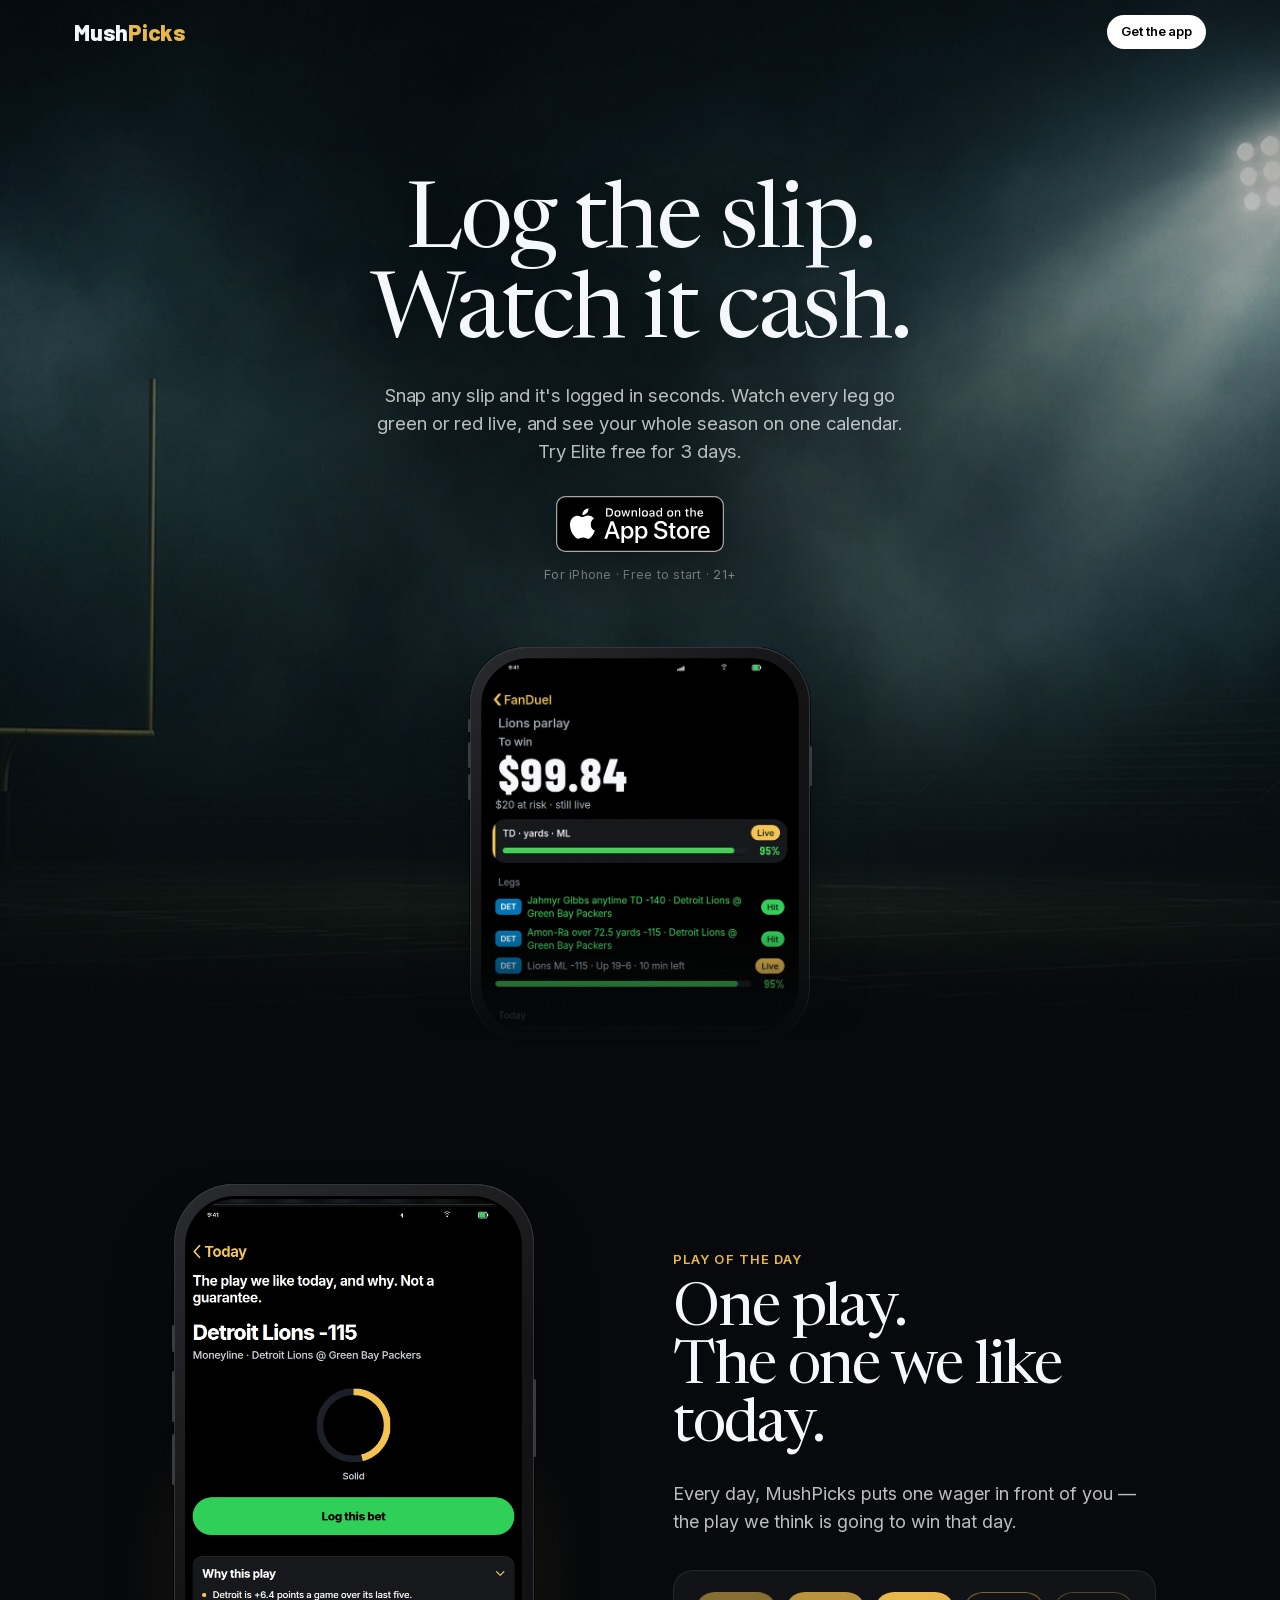
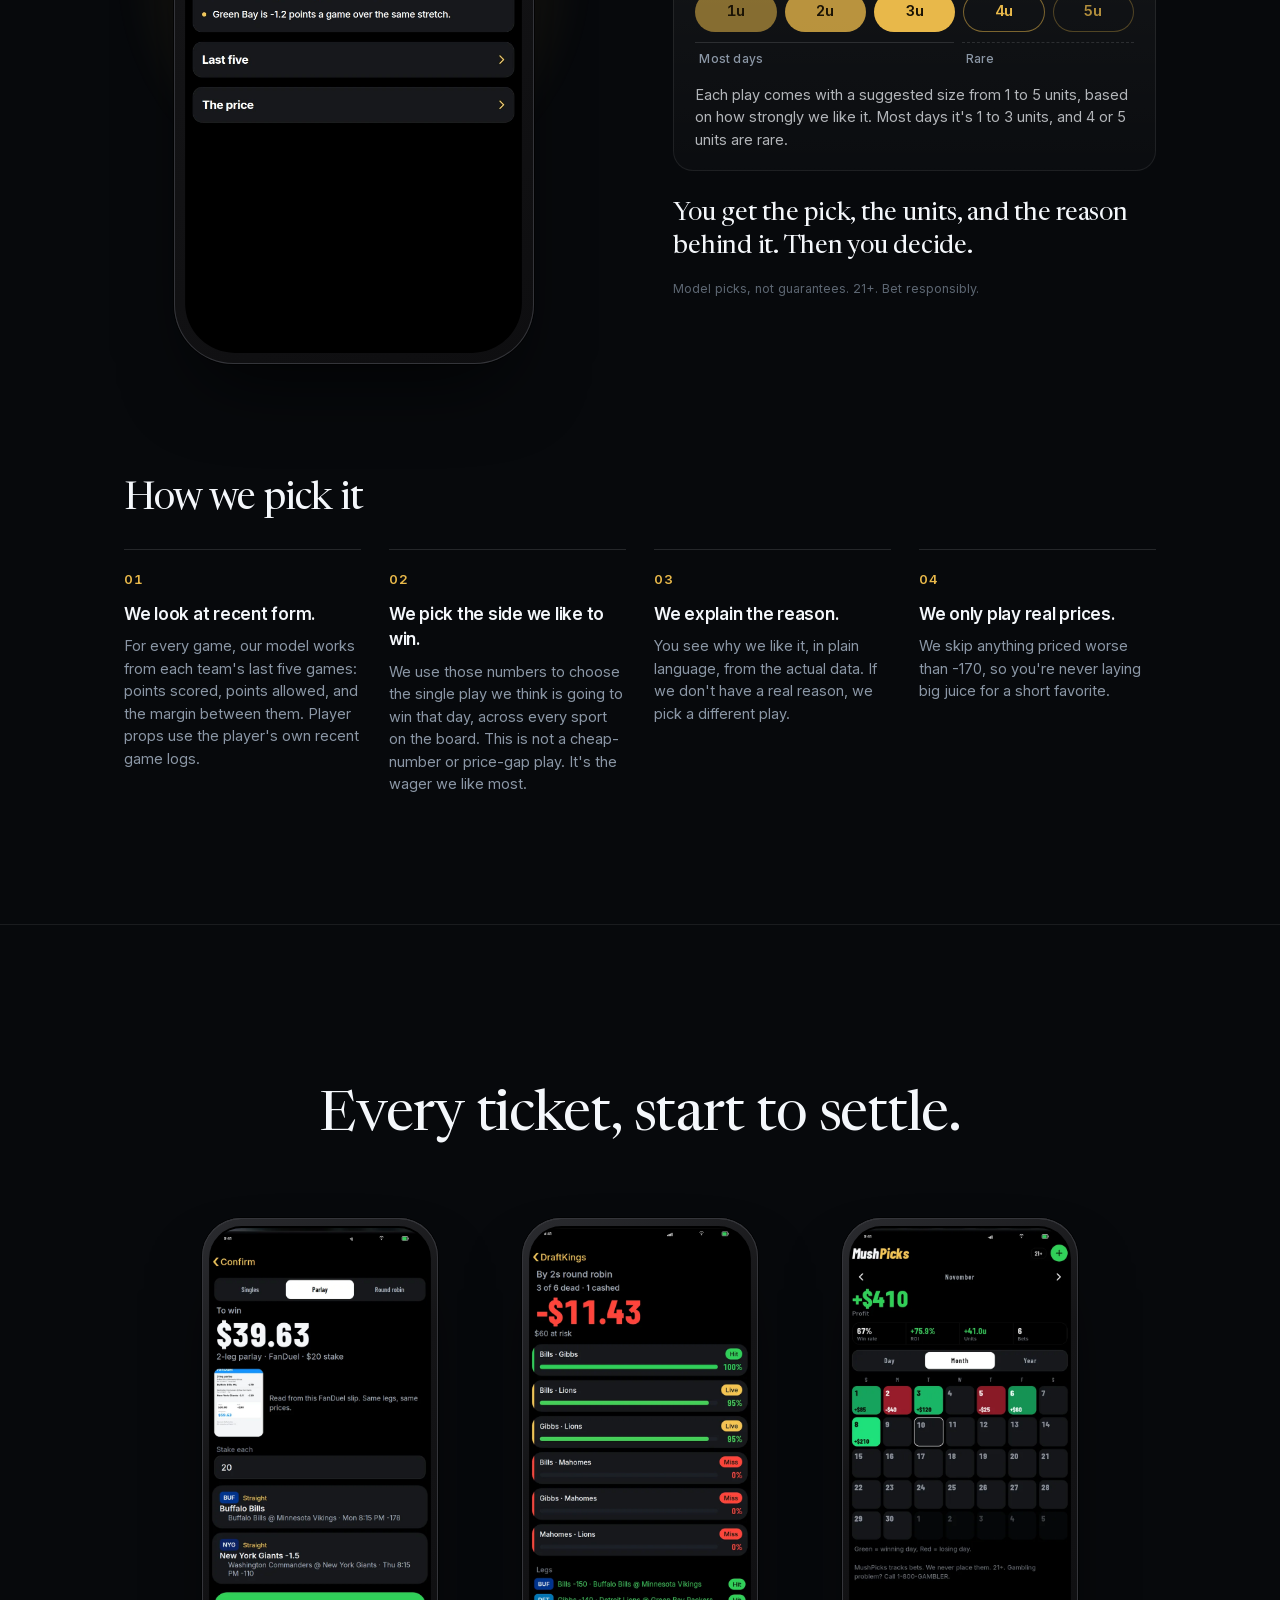
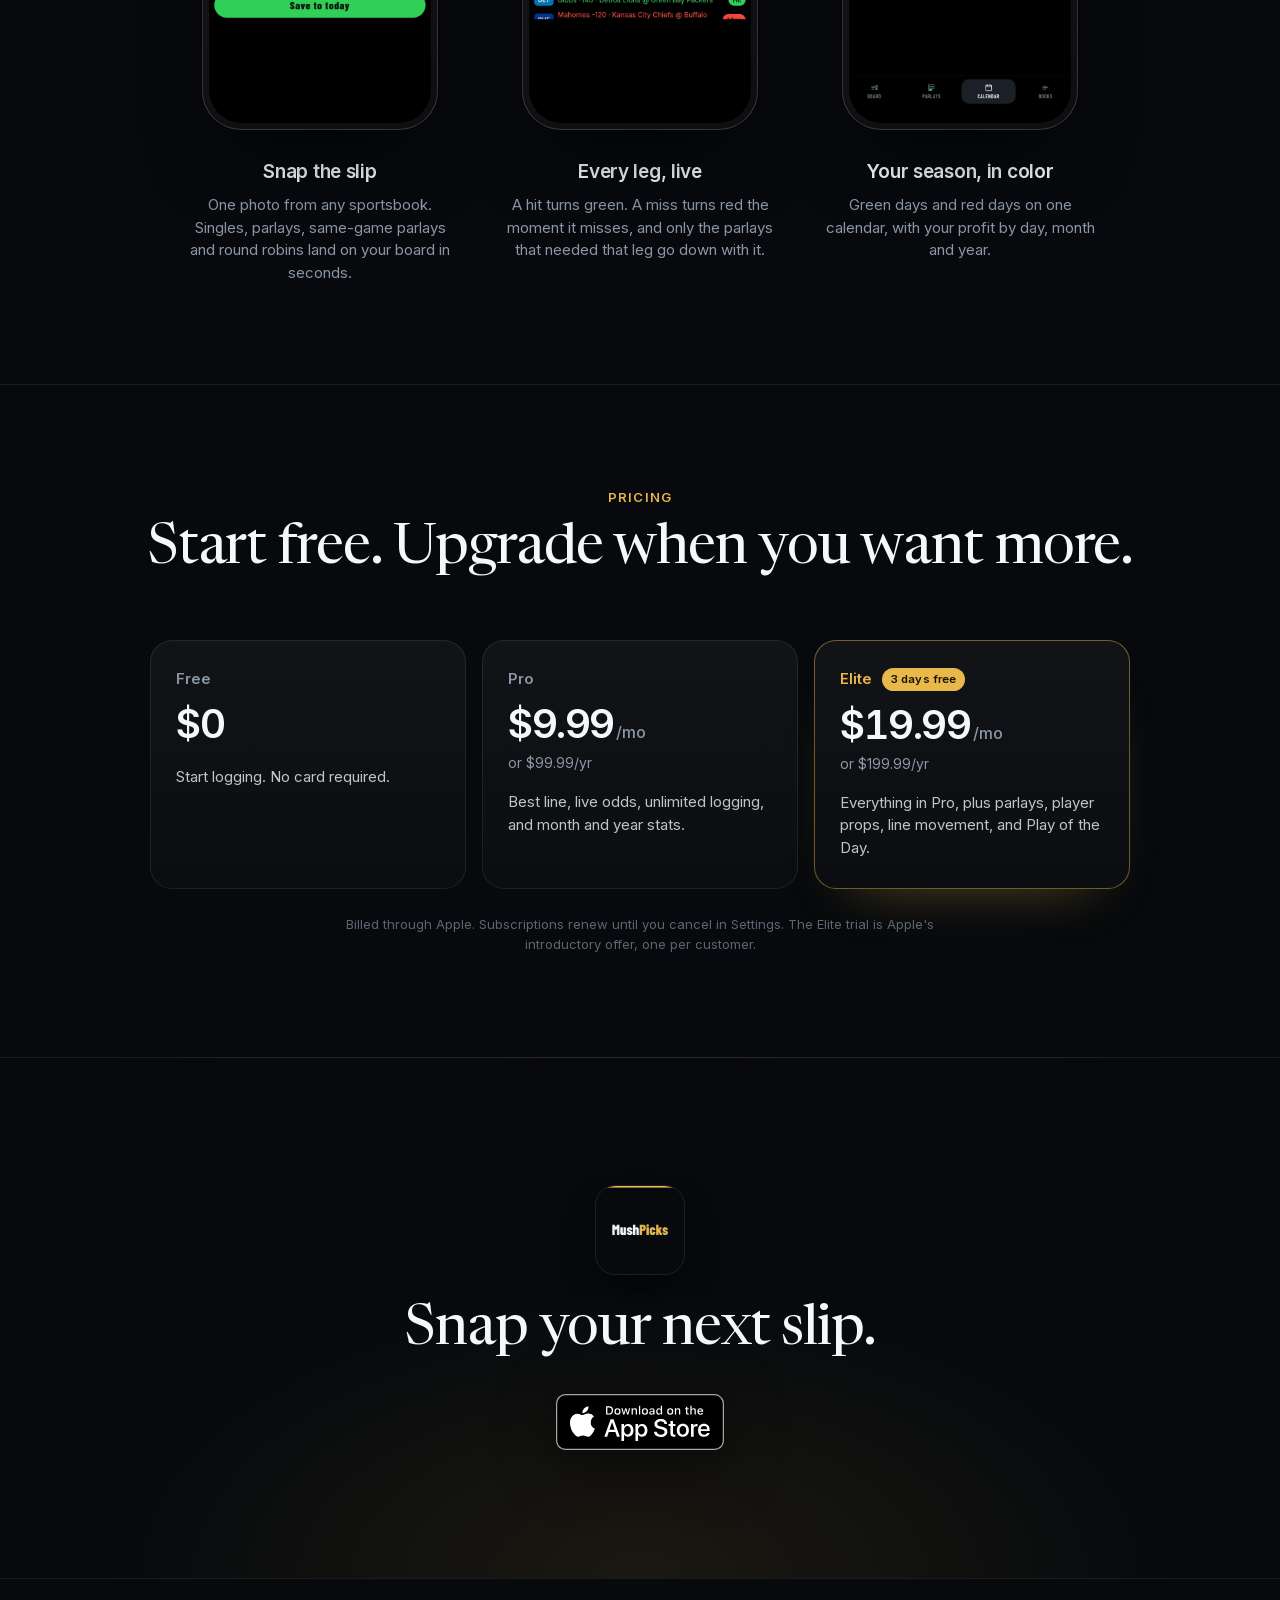
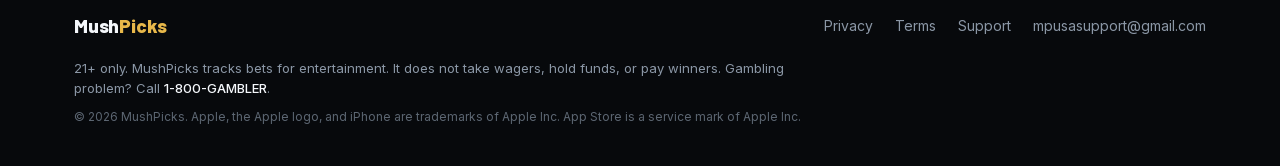
<file: index.html>
<!doctype html>
<html lang="en">
<head>
<meta charset="utf-8">
<meta name="viewport" content="width=device-width, initial-scale=1, viewport-fit=cover">
<title>MushPicks: Log the slip. Watch it cash.</title>
<meta name="description" content="Snap any slip and it's logged in seconds. Watch every leg go green or red live, and see your whole season on one calendar. Try Elite free for 3 days.">
<meta name="theme-color" content="#07090c">
<meta name="color-scheme" content="dark">
<link rel="canonical" href="https://mushpicks.com/">
<meta property="og:type" content="website">
<meta property="og:site_name" content="MushPicks">
<meta property="og:title" content="MushPicks: Log the slip. Watch it cash.">
<meta property="og:description" content="Snap any slip and it's logged in seconds. Watch every leg go green or red live, and see your whole season on one calendar.">
<meta property="og:url" content="https://mushpicks.com/">
<meta property="og:image" content="https://mushpicks.com/img/og.jpg">
<meta property="og:image:width" content="1200">
<meta property="og:image:height" content="630">
<meta name="twitter:card" content="summary_large_image">
<meta name="twitter:title" content="MushPicks: Log the slip. Watch it cash.">
<meta name="twitter:description" content="Snap any slip and it's logged in seconds. Watch every leg go green or red live.">
<meta name="twitter:image" content="https://mushpicks.com/img/og.jpg">
<meta name="apple-itunes-app" content="app-id=6832784363">
<link rel="icon" href="favicon.ico" sizes="32x32">
<link rel="icon" href="img/icon-512.png" type="image/png" sizes="512x512">
<link rel="apple-touch-icon" href="apple-touch-icon.png">
<link rel="preload" href="fonts/newsreader-display.woff2" as="font" type="font/woff2" crossorigin>
<link rel="preload" href="img/live.webp" as="image" type="image/webp">
<link rel="stylesheet" href="styles.css">
</head>
<body>

<header class="nav">
  <div class="wrap nav-row">
    <a class="wordmark" href="./" aria-label="MushPicks home">Mush<span>Picks</span></a>
    <a class="pill" href="https://apps.apple.com/app/id6832784363">Get the app</a>
  </div>
</header>

<main>
  <section class="hero">
    <div class="hero-bg" aria-hidden="true"></div>
    <div class="hero-copy">
      <h1>Log the slip.<br>Watch it cash.</h1>
      <p class="lede">Snap any slip and it's logged in seconds. Watch every leg go green or red live, and see your whole season on one calendar. Try Elite free for 3 days.</p>
      <a class="badge" href="https://apps.apple.com/app/id6832784363" aria-label="Download MushPicks on the App Store">
        <img src="img/app-store-badge.svg" width="162" height="54" alt="Download on the App Store">
      </a>
      <p class="fine">For iPhone · Free to start · 21+</p>
    </div>

    <div class="hero-phone" aria-hidden="true">
      <div class="phone">
        <span class="btn b1"></span><span class="btn b2"></span><span class="btn b3"></span><span class="btn b4"></span>
        <div class="screen rotator">
          <img class="on" src="img/live.webp" width="660" height="1431" alt="">
          <img src="img/rr.webp" width="660" height="1431" alt="" loading="lazy">
          <img src="img/season.webp" width="660" height="1431" alt="" loading="lazy">
          <img src="img/snap.webp" width="660" height="1431" alt="" loading="lazy">
          <span class="island"></span>
        </div>
      </div>
    </div>
  </section>

  <section class="potd" id="play-of-the-day">
    <div class="wrap potd-grid">
      <div class="potd-phone reveal">
        <div class="potd-glow" aria-hidden="true"></div>
        <div class="phone lg">
          <span class="btn b1"></span><span class="btn b2"></span><span class="btn b3"></span><span class="btn b4"></span>
          <div class="screen"><img src="img/potd.webp" width="660" height="1431" alt="Play of the Day in MushPicks: today's play, the odds, and the reason we like it" loading="lazy"><span class="island"></span></div>
        </div>
      </div>
      <div class="potd-copy">
        <p class="kicker reveal">Play of the Day</p>
        <h2 class="reveal">One play.<br>The one we like today.</h2>
        <p class="body reveal">Every day, MushPicks puts one wager in front of you — the play we think is going to win that day.</p>
        <div class="units reveal">
          <div class="scale" role="img" aria-label="Unit scale from 1 to 5 units. 1 to 3 units are most common; 4 and 5 units are rare.">
            <span class="u u1">1u</span><span class="u u2">2u</span><span class="u u3">3u</span><span class="u u4">4u</span><span class="u u5">5u</span>
          </div>
          <div class="scale-key" aria-hidden="true"><span>Most days</span><span>Rare</span></div>
          <p>Each play comes with a suggested size from 1 to 5 units, based on how strongly we like it. Most days it's 1 to 3 units, and 4 or 5 units are rare.</p>
        </div>
        <p class="closer-line reveal">You get the pick, the units, and the reason behind it. Then you decide.</p>
        <p class="small reveal">Model picks, not guarantees. 21+. Bet responsibly.</p>
      </div>
    </div>
    <div class="wrap edge">
      <h3 class="edge-title reveal">How we pick it</h3>
      <ol class="steps">
        <li class="reveal"><span class="n">01</span><h4>We look at recent form.</h4><p>For every game, our model works from each team's last five games: points scored, points allowed, and the margin between them. Player props use the player's own recent game logs.</p></li>
        <li class="reveal"><span class="n">02</span><h4>We pick the side we like to win.</h4><p>We use those numbers to choose the single play we think is going to win that day, across every sport on the board. This is not a cheap-number or price-gap play. It's the wager we like most.</p></li>
        <li class="reveal"><span class="n">03</span><h4>We explain the reason.</h4><p>You see why we like it, in plain language, from the actual data. If we don't have a real reason, we pick a different play.</p></li>
        <li class="reveal"><span class="n">04</span><h4>We only play real prices.</h4><p>We skip anything priced worse than -170, so you're never laying big juice for a short favorite.</p></li>
      </ol>
    </div>
  </section>

  <section class="features" id="features">
    <div class="wrap">
      <p class="kicker reveal">How it works</p>
      <h2 class="reveal">Every ticket, start to settle.</h2>
      <div class="grid">
        <article class="feature reveal">
          <div class="phone sm"><div class="screen"><img src="img/snap.webp" width="660" height="1431" alt="MushPicks confirming a FanDuel parlay read from a photo of the slip" loading="lazy"><span class="island"></span></div></div>
          <h3>Snap the slip</h3>
          <p>One photo from any sportsbook. Singles, parlays, same-game parlays and round robins land on your board in seconds.</p>
        </article>
        <article class="feature reveal">
          <div class="phone sm"><div class="screen"><img src="img/rr.webp" width="660" height="1431" alt="A DraftKings round robin with each leg marked hit, live or miss" loading="lazy"><span class="island"></span></div></div>
          <h3>Every leg, live</h3>
          <p>A hit turns green. A miss turns red the moment it misses, and only the parlays that needed that leg go down with it.</p>
        </article>
        <article class="feature reveal">
          <div class="phone sm"><div class="screen"><img src="img/season.webp" width="660" height="1431" alt="The MushPicks calendar with green and red days for the month" loading="lazy"><span class="island"></span></div></div>
          <h3>Your season, in color</h3>
          <p>Green days and red days on one calendar, with your profit by day, month and year.</p>
        </article>
      </div>
    </div>
  </section>

  <section class="pricing" id="pricing">
    <div class="wrap">
      <p class="kicker reveal">Pricing</p>
      <h2 class="reveal">Start free. Upgrade when you want more.</h2>
      <div class="plans reveal">
        <div class="plan">
          <h3>Free</h3>
          <p class="price">$0</p>
          <p class="desc">Start logging. No card required.</p>
        </div>
        <div class="plan">
          <h3>Pro</h3>
          <p class="price">$9.99<small>/mo</small></p>
          <p class="alt">or $99.99/yr</p>
          <p class="desc">Best line, live odds, unlimited logging, and month and year stats.</p>
        </div>
        <div class="plan elite">
          <h3>Elite <span class="tag">3 days free</span></h3>
          <p class="price">$19.99<small>/mo</small></p>
          <p class="alt">or $199.99/yr</p>
          <p class="desc">Everything in Pro, plus parlays, player props, line movement, and Play of the Day.</p>
        </div>
      </div>
      <p class="note reveal">Billed through Apple. Subscriptions renew until you cancel in Settings. The Elite trial is Apple's introductory offer, one per customer.</p>
    </div>
  </section>

  <section class="closer">
    <div class="wrap closer-inner reveal">
      <img class="appicon" src="img/icon.webp" width="96" height="96" alt="MushPicks app icon">
      <h2>Snap your next slip.</h2>
      <a class="badge" href="https://apps.apple.com/app/id6832784363" aria-label="Download MushPicks on the App Store">
        <img src="img/app-store-badge.svg" width="162" height="54" alt="Download on the App Store">
      </a>
    </div>
  </section>
</main>

<footer class="foot">
  <div class="wrap">
    <div class="foot-row">
      <a class="wordmark small" href="./">Mush<span>Picks</span></a>
      <nav aria-label="Footer">
        <a href="privacy">Privacy</a>
        <a href="terms">Terms</a>
        <a href="support">Support</a>
        <a href="mailto:mpusasupport@gmail.com">mpusasupport@gmail.com</a>
      </nav>
    </div>
    <p class="rg">21+ only. MushPicks tracks bets for entertainment. It does not take wagers, hold funds, or pay winners. Gambling problem? Call <a href="tel:18004262537">1-800-GAMBLER</a>.</p>
    <p class="legal">© 2026 MushPicks. Apple, the Apple logo, and iPhone are trademarks of Apple Inc. App Store is a service mark of Apple Inc.</p>
  </div>
</footer>

<script>
(function(){
  var reduce = window.matchMedia('(prefers-reduced-motion: reduce)').matches;
  var els = document.querySelectorAll('.reveal');
  if (reduce || !('IntersectionObserver' in window)) { els.forEach(function(e){e.classList.add('in')}); }
  else {
    document.documentElement.classList.add('js');
    var io = new IntersectionObserver(function(es){ es.forEach(function(x){ if(x.isIntersecting){ x.target.classList.add('in'); io.unobserve(x.target);} }); }, {rootMargin:'0px 0px -8% 0px'});
    els.forEach(function(e){io.observe(e)});
  }
  if (reduce) return;
  var imgs = document.querySelectorAll('.rotator img'), i = 0;
  if (imgs.length < 2) return;
  setInterval(function(){ imgs[i].classList.remove('on'); i = (i+1) % imgs.length; imgs[i].classList.add('on'); }, 3200);
})();
</script>
</body>
</html>
</file>
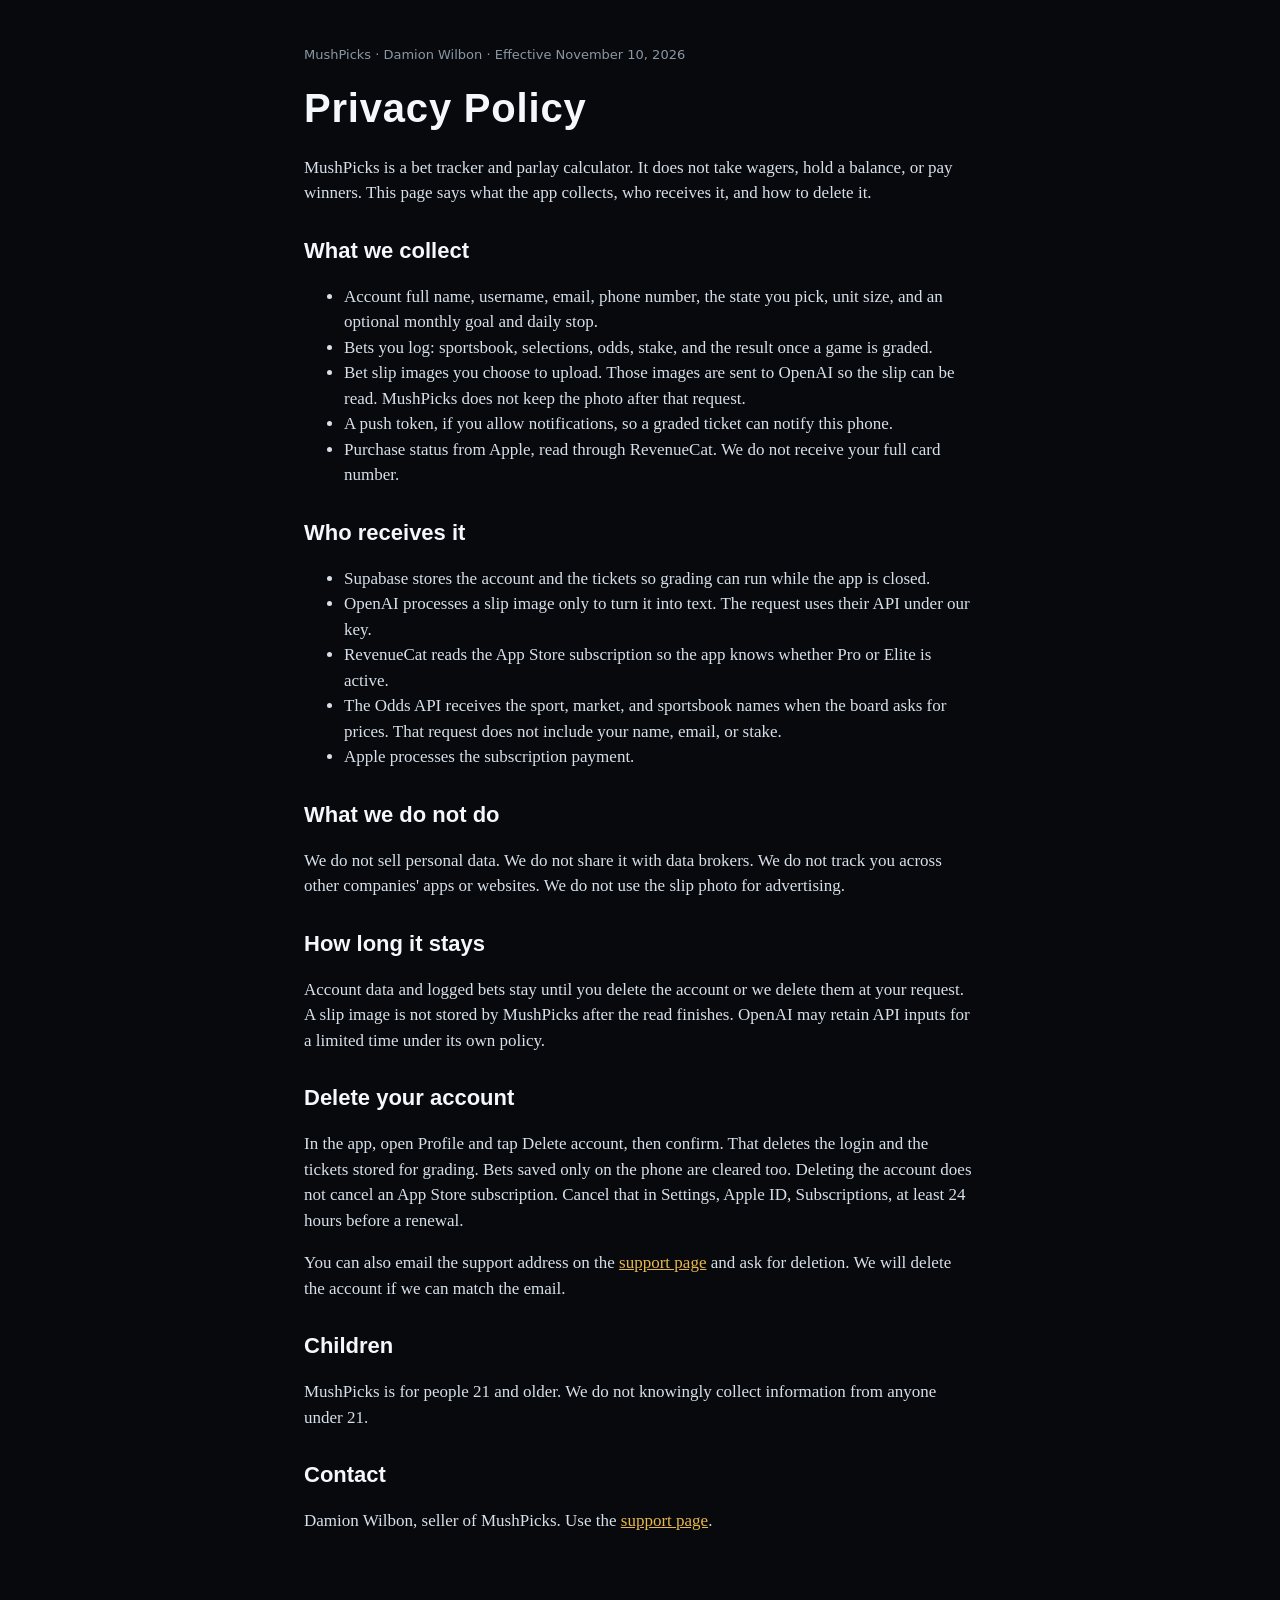
<file: privacy.html>
<!DOCTYPE html>
<html lang="en">
<head>
  <meta charset="utf-8" />
  <meta name="viewport" content="width=device-width, initial-scale=1" />
  <title>MushPicks Privacy Policy</title>
  <style>
    :root { color-scheme: dark; }
    body { margin: 0; background: #07090c; color: #f4f7fb; font: 17px/1.5 Georgia, "Iowan Old Style", serif; }
    main { max-width: 42rem; margin: 0 auto; padding: 32px 20px 64px; }
    h1 { font-family: "Arial Narrow", Impact, sans-serif; font-weight: 800; letter-spacing: 0.02em; font-size: 40px; margin: 0 0 8px; }
    h2 { font-family: "Arial Narrow", Impact, sans-serif; font-size: 22px; margin: 28px 0 8px; }
    p, li { color: #d7e0ea; }
    a { color: #e8b84a; }
    .meta { color: #8b97a6; font-family: Inter, system-ui, sans-serif; font-size: 13px; }
  </style>
</head>
<body>
  <main>
    <p class="meta">MushPicks · Damion Wilbon · Effective November 10, 2026</p>
    <h1>Privacy Policy</h1>
    <p>MushPicks is a bet tracker and parlay calculator. It does not take wagers, hold a balance, or pay winners. This page says what the app collects, who receives it, and how to delete it.</p>

    <h2>What we collect</h2>
    <ul>
      <li>Account full name, username, email, phone number, the state you pick, unit size, and an optional monthly goal and daily stop.</li>
      <li>Bets you log: sportsbook, selections, odds, stake, and the result once a game is graded.</li>
      <li>Bet slip images you choose to upload. Those images are sent to OpenAI so the slip can be read. MushPicks does not keep the photo after that request.</li>
      <li>A push token, if you allow notifications, so a graded ticket can notify this phone.</li>
      <li>Purchase status from Apple, read through RevenueCat. We do not receive your full card number.</li>
    </ul>

    <h2>Who receives it</h2>
    <ul>
      <li>Supabase stores the account and the tickets so grading can run while the app is closed.</li>
      <li>OpenAI processes a slip image only to turn it into text. The request uses their API under our key.</li>
      <li>RevenueCat reads the App Store subscription so the app knows whether Pro or Elite is active.</li>
      <li>The Odds API receives the sport, market, and sportsbook names when the board asks for prices. That request does not include your name, email, or stake.</li>
      <li>Apple processes the subscription payment.</li>
    </ul>

    <h2>What we do not do</h2>
    <p>We do not sell personal data. We do not share it with data brokers. We do not track you across other companies' apps or websites. We do not use the slip photo for advertising.</p>

    <h2>How long it stays</h2>
    <p>Account data and logged bets stay until you delete the account or we delete them at your request. A slip image is not stored by MushPicks after the read finishes. OpenAI may retain API inputs for a limited time under its own policy.</p>

    <h2>Delete your account</h2>
    <p>In the app, open Profile and tap Delete account, then confirm. That deletes the login and the tickets stored for grading. Bets saved only on the phone are cleared too. Deleting the account does not cancel an App Store subscription. Cancel that in Settings, Apple ID, Subscriptions, at least 24 hours before a renewal.</p>
    <p>You can also email the support address on the <a href="support.html">support page</a> and ask for deletion. We will delete the account if we can match the email.</p>

    <h2>Children</h2>
    <p>MushPicks is for people 21 and older. We do not knowingly collect information from anyone under 21.</p>

    <h2>Contact</h2>
    <p>Damion Wilbon, seller of MushPicks. Use the <a href="support.html">support page</a>.</p>
  </main>
</body>
</html>
</file>
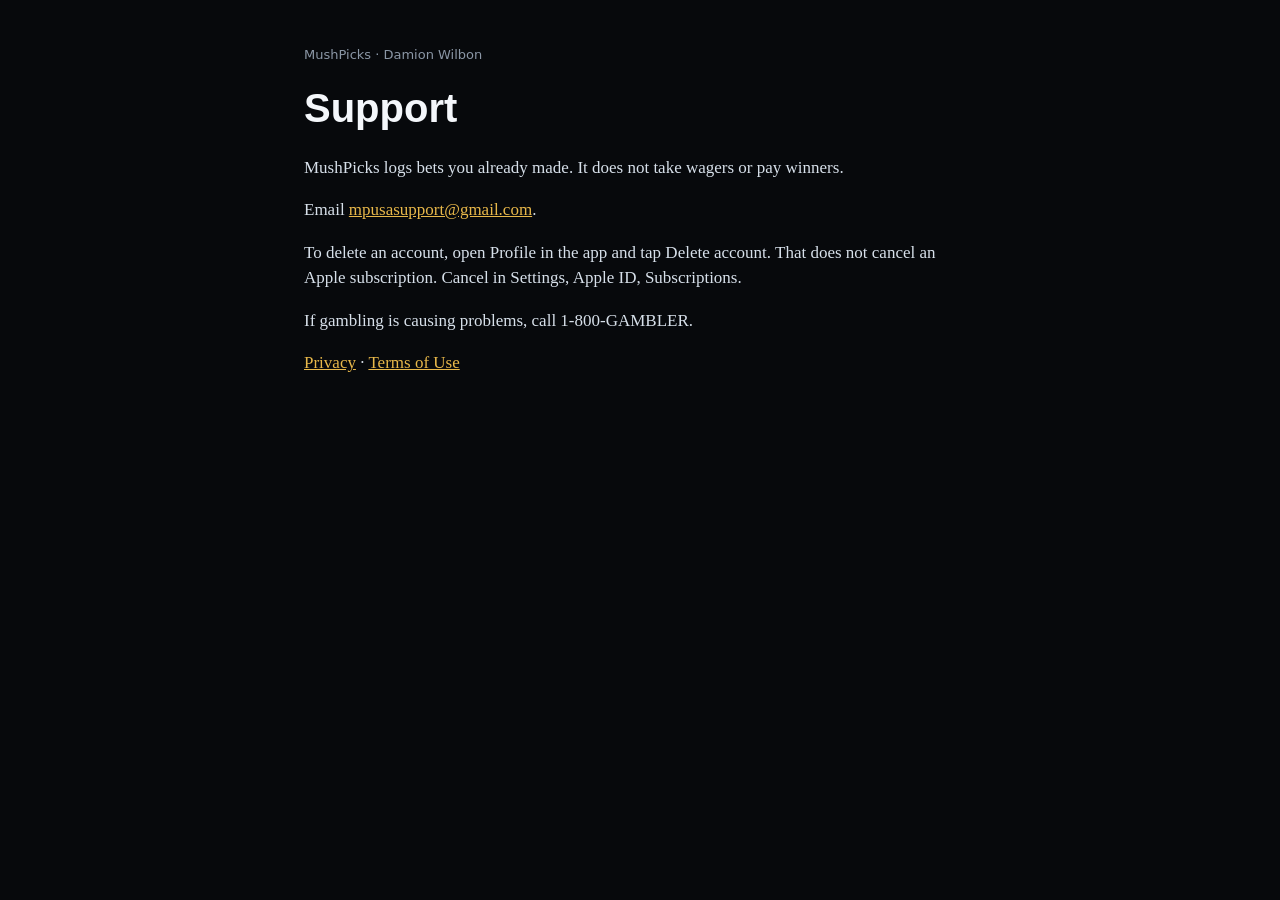
<file: support.html>
<!DOCTYPE html>
<html lang="en">
<head>
  <meta charset="utf-8" />
  <meta name="viewport" content="width=device-width, initial-scale=1" />
  <title>MushPicks Support</title>
  <style>
    :root { color-scheme: dark; }
    body { margin: 0; background: #07090c; color: #f4f7fb; font: 17px/1.5 Georgia, "Iowan Old Style", serif; }
    main { max-width: 42rem; margin: 0 auto; padding: 32px 20px 64px; }
    h1 { font-family: "Arial Narrow", Impact, sans-serif; font-weight: 800; font-size: 40px; margin: 0 0 8px; }
    p, li { color: #d7e0ea; }
    a { color: #e8b84a; }
    .meta { color: #8b97a6; font-family: Inter, system-ui, sans-serif; font-size: 13px; }
  </style>
</head>
<body>
  <main>
    <p class="meta">MushPicks · Damion Wilbon</p>
    <h1>Support</h1>
    <p>MushPicks logs bets you already made. It does not take wagers or pay winners.</p>
    <p>Email <a href="mailto:mpusasupport@gmail.com">mpusasupport@gmail.com</a>.</p>
    <p>To delete an account, open Profile in the app and tap Delete account. That does not cancel an Apple subscription. Cancel in Settings, Apple ID, Subscriptions.</p>
    <p>If gambling is causing problems, call 1-800-GAMBLER.</p>
    <p><a href="privacy.html">Privacy</a> · <a href="terms.html">Terms of Use</a></p>
  </main>
</body>
</html>
</file>
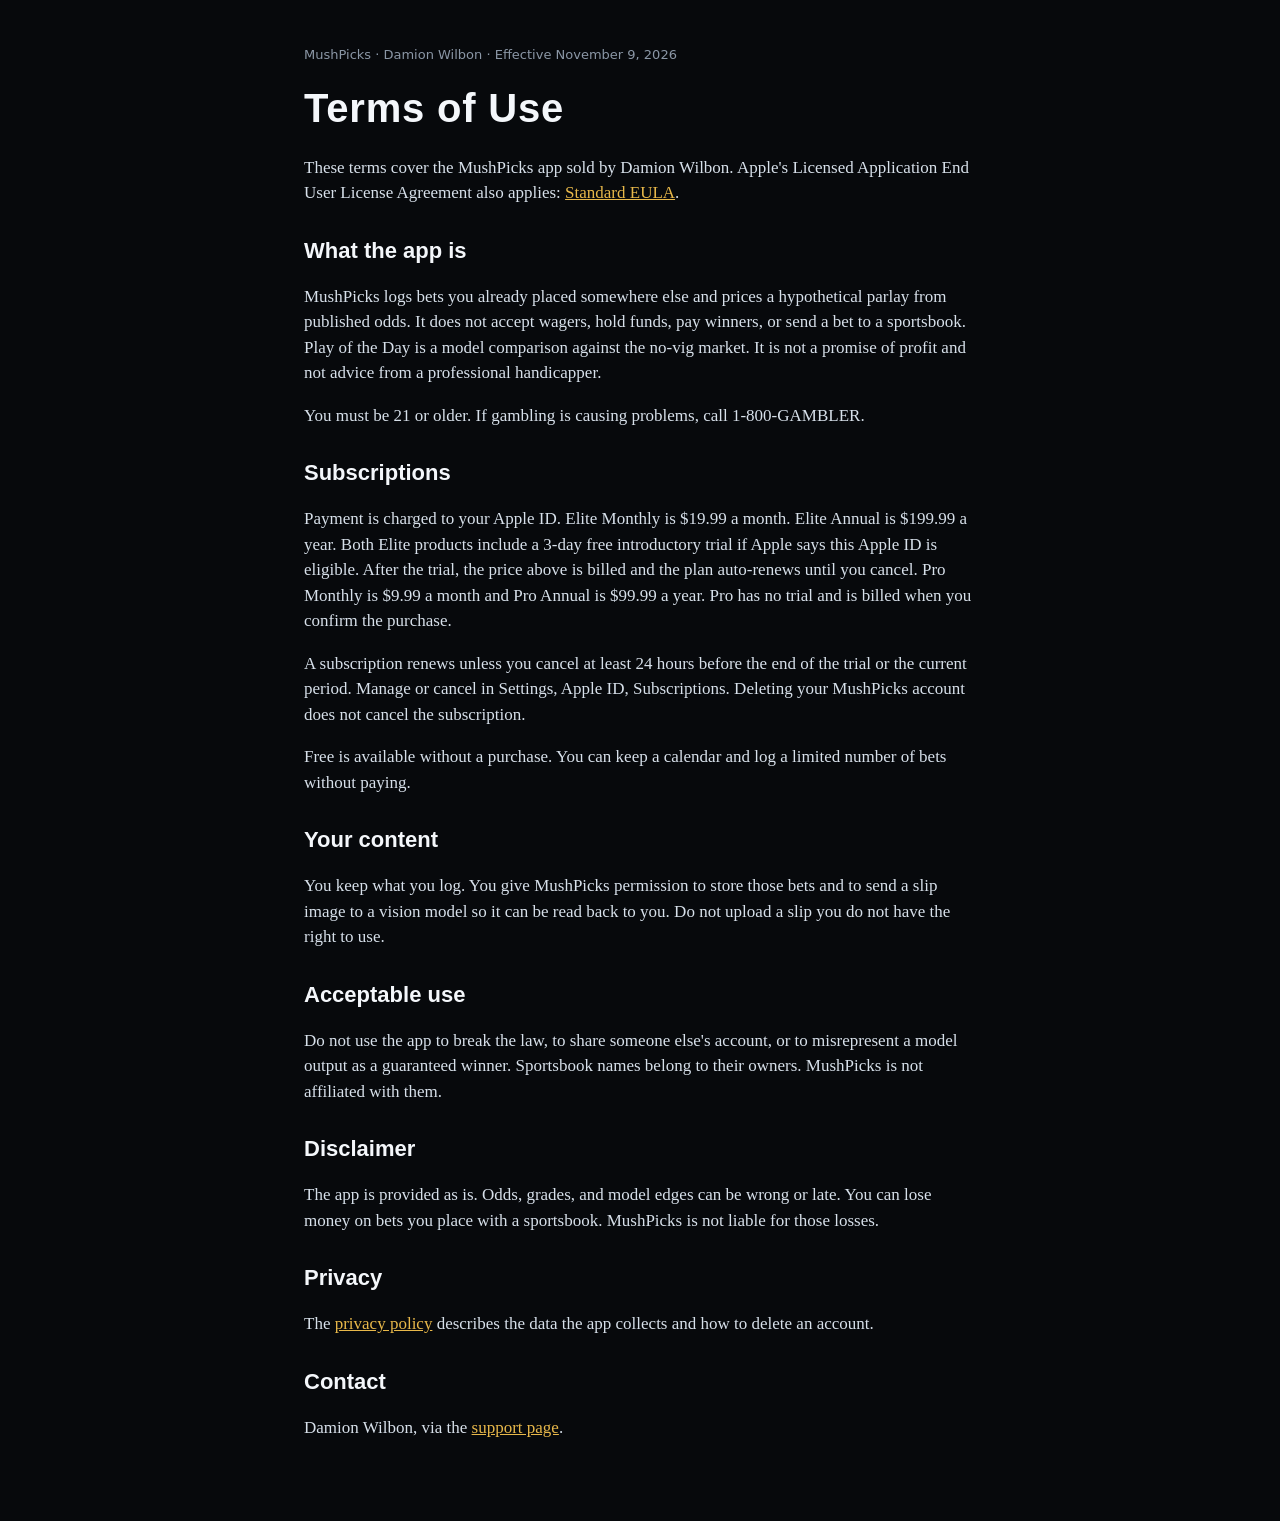
<file: terms.html>
<!DOCTYPE html>
<html lang="en">
<head>
  <meta charset="utf-8" />
  <meta name="viewport" content="width=device-width, initial-scale=1" />
  <title>MushPicks Terms of Use</title>
  <style>
    :root { color-scheme: dark; }
    body { margin: 0; background: #07090c; color: #f4f7fb; font: 17px/1.5 Georgia, "Iowan Old Style", serif; }
    main { max-width: 42rem; margin: 0 auto; padding: 32px 20px 64px; }
    h1 { font-family: "Arial Narrow", Impact, sans-serif; font-weight: 800; letter-spacing: 0.02em; font-size: 40px; margin: 0 0 8px; }
    h2 { font-family: "Arial Narrow", Impact, sans-serif; font-size: 22px; margin: 28px 0 8px; }
    p, li { color: #d7e0ea; }
    a { color: #e8b84a; }
    .meta { color: #8b97a6; font-family: Inter, system-ui, sans-serif; font-size: 13px; }
  </style>
</head>
<body>
  <main>
    <p class="meta">MushPicks · Damion Wilbon · Effective November 9, 2026</p>
    <h1>Terms of Use</h1>
    <p>These terms cover the MushPicks app sold by Damion Wilbon. Apple's Licensed Application End User License Agreement also applies: <a href="https://www.apple.com/legal/internet-services/itunes/dev/stdeula/">Standard EULA</a>.</p>

    <h2>What the app is</h2>
    <p>MushPicks logs bets you already placed somewhere else and prices a hypothetical parlay from published odds. It does not accept wagers, hold funds, pay winners, or send a bet to a sportsbook. Play of the Day is a model comparison against the no-vig market. It is not a promise of profit and not advice from a professional handicapper.</p>
    <p>You must be 21 or older. If gambling is causing problems, call 1-800-GAMBLER.</p>

    <h2>Subscriptions</h2>
    <p>Payment is charged to your Apple ID. Elite Monthly is $19.99 a month. Elite Annual is $199.99 a year. Both Elite products include a 3-day free introductory trial if Apple says this Apple ID is eligible. After the trial, the price above is billed and the plan auto-renews until you cancel. Pro Monthly is $9.99 a month and Pro Annual is $99.99 a year. Pro has no trial and is billed when you confirm the purchase.</p>
    <p>A subscription renews unless you cancel at least 24 hours before the end of the trial or the current period. Manage or cancel in Settings, Apple ID, Subscriptions. Deleting your MushPicks account does not cancel the subscription.</p>
    <p>Free is available without a purchase. You can keep a calendar and log a limited number of bets without paying.</p>

    <h2>Your content</h2>
    <p>You keep what you log. You give MushPicks permission to store those bets and to send a slip image to a vision model so it can be read back to you. Do not upload a slip you do not have the right to use.</p>

    <h2>Acceptable use</h2>
    <p>Do not use the app to break the law, to share someone else's account, or to misrepresent a model output as a guaranteed winner. Sportsbook names belong to their owners. MushPicks is not affiliated with them.</p>

    <h2>Disclaimer</h2>
    <p>The app is provided as is. Odds, grades, and model edges can be wrong or late. You can lose money on bets you place with a sportsbook. MushPicks is not liable for those losses.</p>

    <h2>Privacy</h2>
    <p>The <a href="privacy.html">privacy policy</a> describes the data the app collects and how to delete an account.</p>

    <h2>Contact</h2>
    <p>Damion Wilbon, via the <a href="support.html">support page</a>.</p>
  </main>
</body>
</html>
</file>
<file: styles.css>
@font-face{font-family:"Newsreader";src:url(fonts/newsreader-display.woff2) format("woff2");font-weight:400 500;font-display:swap}
@font-face{font-family:"Inter";src:url(fonts/inter-latin.woff2) format("woff2");font-weight:100 900;font-display:swap}
@font-face{font-family:"Barlow";src:url(fonts/barlow-800.woff2) format("woff2");font-weight:800;font-display:swap}

:root{
  --bg:#07090c; --ink:#f4f7fb; --mute:#8b97a6; --dim:#5c6672; --line:rgba(255,255,255,.08);
  --gold:#e8b84a; --green:#34d058;
  --sans:-apple-system,BlinkMacSystemFont,"SF Pro Text","Inter",system-ui,"Segoe UI",Roboto,sans-serif;
  --display:"Newsreader","Iowan Old Style","Times New Roman",serif;
}
*{box-sizing:border-box}
html{-webkit-text-size-adjust:100%;text-size-adjust:100%;scroll-behavior:smooth}
body{margin:0;background:var(--bg);color:var(--ink);font:16px/1.5 var(--sans);-webkit-font-smoothing:antialiased;-moz-osx-font-smoothing:grayscale;overflow-x:hidden}
img{display:block;max-width:100%}
a{color:inherit;text-decoration:none}
.wrap{width:100%;max-width:1180px;margin:0 auto;padding:0 24px}

/* nav */
.nav{position:absolute;inset:0 0 auto 0;z-index:20}
.nav-row{display:flex;align-items:center;justify-content:space-between;height:64px;padding-top:env(safe-area-inset-top)}
.wordmark{font:800 23px/1 "Barlow",var(--sans);letter-spacing:-.01em;color:var(--ink)}
.wordmark span{color:var(--gold)}
.wordmark.small{font-size:19px}
.pill{background:#fff;color:#000;font-weight:600;font-size:13px;letter-spacing:-.01em;padding:7px 14px;border-radius:999px;transition:transform .2s ease,background .2s ease}
.pill:hover{transform:translateY(-1px);background:#f1f1f1}

/* hero */
.hero{position:relative;min-height:100svh;display:flex;flex-direction:column;align-items:center;overflow:hidden;padding:clamp(120px,20vh,200px) 24px 0;text-align:center;isolation:isolate}
.hero-bg{position:absolute;inset:0;z-index:-1;background:
  linear-gradient(180deg,rgba(7,9,12,.45) 0%,rgba(7,9,12,.2) 28%,rgba(7,9,12,.35) 60%,rgba(7,9,12,.8) 86%,var(--bg) 100%),
  radial-gradient(70% 55% at 50% 38%,rgba(7,9,12,.55) 0%,transparent 70%),
  url(img/football-night.webp) 50% 55%/cover no-repeat;}
.hero-copy{position:relative;z-index:2;display:flex;flex-direction:column;align-items:center;max-width:760px}
h1{font:400 clamp(46px,7.4vw,92px)/.98 var(--display);letter-spacing:-.025em;margin:0;text-wrap:balance;text-shadow:0 2px 30px rgba(0,0,0,.45)}
.lede{margin:22px 0 0;max-width:33rem;font-size:clamp(16px,1.5vw,18.5px);line-height:1.5;color:rgba(244,247,251,.74);letter-spacing:-.005em;text-wrap:pretty}
.badge{margin-top:30px;display:inline-block;border-radius:12px;transition:transform .2s ease,filter .2s ease;filter:drop-shadow(0 12px 28px rgba(0,0,0,.55))}
.badge img{height:56px;width:auto}
.badge:hover{transform:translateY(-2px)}
.badge:active{transform:translateY(0)}
.fine{margin:14px 0 0;font-size:12.5px;letter-spacing:.02em;color:rgba(244,247,251,.5)}

.hero-phone{position:relative;z-index:1;margin-top:clamp(40px,7vh,72px);height:clamp(300px,44vh,480px);overflow:hidden;width:100%;display:flex;justify-content:center;
  -webkit-mask-image:linear-gradient(180deg,#000 70%,transparent 100%);mask-image:linear-gradient(180deg,#000 70%,transparent 100%)}
.hero-phone .phone{--w:340px}

/* phone frame */
.phone{--w:270px;position:relative;width:var(--w);aspect-ratio:1110/2406;flex:none;padding:calc(var(--w)*.04);border-radius:calc(var(--w)*.165);
  background:linear-gradient(145deg,#2a2b2f,#141416 40%,#0e0e10);box-shadow:inset 0 0 0 1px #34353a,inset 0 1px 0 rgba(255,255,255,.12),0 40px 80px -30px rgba(0,0,0,.8),0 0 0 1px rgba(0,0,0,.6)}
.phone .btn{position:absolute;width:3px;border-radius:2px;background:#3a3b3f}
.phone .b1{left:-2px;top:18%;height:3.5%}.phone .b2{left:-2px;top:24%;height:6.5%}.phone .b3{left:-2px;top:32%;height:6.5%}.phone .b4{right:-2px;top:25%;height:10%}
.screen{position:relative;width:100%;height:100%;border-radius:calc(var(--w)*.13);overflow:hidden;background:#000;box-shadow:0 0 0 calc(var(--w)*.008) #000}
.screen img{position:absolute;inset:0;width:100%;height:100%;object-fit:cover;object-position:top}
.island{position:absolute;top:calc(var(--w)*.035);left:50%;transform:translateX(-50%);width:31%;height:calc(var(--w)*.09);border-radius:99px;background:#000;z-index:3}
.rotator img{opacity:0;transition:opacity .9s cubic-bezier(.2,.8,.2,1)}
.rotator img.on{opacity:1}

/* sections */
section h2{font:400 clamp(34px,4.6vw,56px)/1.04 var(--display);letter-spacing:-.02em;margin:0;text-wrap:balance}
.kicker{margin:0 0 14px;font-size:13px;font-weight:600;letter-spacing:.08em;text-transform:uppercase;color:var(--gold)}
.features{padding:clamp(80px,11vw,130px) 0 clamp(60px,8vw,100px);border-top:1px solid var(--line)}
.features .wrap>h2,.features .kicker{text-align:center}
.grid{margin-top:clamp(44px,6vw,72px);display:grid;grid-template-columns:repeat(3,1fr);gap:40px;max-width:920px;margin-left:auto;margin-right:auto}
.feature{display:flex;flex-direction:column;align-items:center;text-align:center}
.feature .phone{--w:min(100%,236px)}
.feature .phone.sm{width:236px;max-width:100%;--w:236px}
.feature h3{margin:28px 0 8px;font-size:19px;font-weight:600;letter-spacing:-.015em}
.feature p{margin:0;max-width:17rem;font-size:15px;line-height:1.5;color:var(--mute)}

.pricing{padding:clamp(60px,8vw,110px) 0;border-top:1px solid var(--line)}
.pricing h2,.pricing .kicker{text-align:center}
.plans{margin:clamp(40px,5vw,60px) auto 0;max-width:980px;display:grid;grid-template-columns:repeat(3,1fr);gap:16px}
.plan{padding:28px 26px 30px;border-radius:22px;background:linear-gradient(180deg,rgba(255,255,255,.045),rgba(255,255,255,.015));box-shadow:inset 0 0 0 1px var(--line)}
.plan h3{margin:0;font-size:15px;font-weight:600;color:var(--mute);display:flex;align-items:center;gap:10px}
.plan.elite{box-shadow:inset 0 0 0 1px rgba(232,184,74,.45),0 30px 60px -40px rgba(232,184,74,.45)}
.plan.elite h3{color:var(--gold)}
.tag{font-size:11.5px;font-weight:600;color:#1a1305;background:var(--gold);border-radius:99px;padding:3px 9px;letter-spacing:.01em}
.price{margin:14px 0 0;font-size:40px;font-weight:600;letter-spacing:-.035em;line-height:1;font-variant-numeric:tabular-nums}
.price small{font-size:16px;font-weight:500;color:var(--mute);letter-spacing:0;margin-left:2px}
.alt{margin:8px 0 0;font-size:14px;color:var(--mute)}
.plan .desc{margin:18px 0 0;font-size:15px;line-height:1.5;color:rgba(244,247,251,.78)}
.plan:first-child .price{margin-bottom:22px}
.note{margin:26px auto 0;max-width:40rem;text-align:center;font-size:13px;color:var(--dim)}

.closer{padding:clamp(80px,10vw,130px) 0;border-top:1px solid var(--line);background:radial-gradient(60% 80% at 50% 100%,rgba(232,184,74,.09),transparent 70%)}
.closer-inner{display:flex;flex-direction:column;align-items:center;text-align:center}
.appicon{width:88px;height:88px;border-radius:22.5%;box-shadow:0 0 0 1px rgba(255,255,255,.1),0 20px 40px -14px rgba(0,0,0,.9);margin-bottom:28px}
.closer .badge{margin-top:34px}

.foot{border-top:1px solid var(--line);padding:36px 0 calc(40px + env(safe-area-inset-bottom))}
.foot-row{display:flex;align-items:center;justify-content:space-between;gap:20px;flex-wrap:wrap}
.foot nav{display:flex;gap:22px;flex-wrap:wrap;font-size:14px;color:var(--mute)}
.foot nav a:hover,.rg a:hover{color:var(--ink)}
.rg{margin:22px 0 0;font-size:13px;line-height:1.55;color:var(--mute);max-width:46rem}
.rg a{color:var(--ink);font-weight:500}
.legal{margin:10px 0 0;font-size:12px;color:var(--dim)}


/* play of the day */
.potd{position:relative;padding:clamp(80px,11vw,150px) 0 clamp(80px,10vw,140px);overflow:hidden}
.potd-grid{display:grid;grid-template-columns:minmax(0,1fr) minmax(0,1.05fr);align-items:center;gap:clamp(40px,7vw,110px);max-width:1080px}
.potd-phone{position:relative;display:flex;justify-content:center}
.potd-glow{position:absolute;left:50%;top:50%;width:620px;height:620px;transform:translate(-50%,-50%);border-radius:50%;background:radial-gradient(closest-side,rgba(232,184,74,.20),rgba(232,184,74,.06) 55%,transparent 75%);filter:blur(10px);pointer-events:none}
.phone.lg{--w:360px}
.potd-copy h2{font-size:clamp(42px,4.6vw,62px);line-height:.98;letter-spacing:-.028em}
.potd-copy .body{margin:24px 0 0;max-width:31rem;font-size:clamp(16px,1.4vw,18px);line-height:1.55;color:rgba(244,247,251,.76)}
.units{margin:34px 0 0;max-width:31rem;padding:22px 22px 20px;border-radius:20px;background:linear-gradient(180deg,rgba(255,255,255,.045),rgba(255,255,255,.015));box-shadow:inset 0 0 0 1px var(--line)}
.scale{display:grid;grid-template-columns:repeat(5,1fr);gap:8px}
.u{display:flex;align-items:center;justify-content:center;height:40px;border-radius:999px;font-size:15px;font-weight:600;letter-spacing:-.01em;font-variant-numeric:tabular-nums}
.u1,.u2,.u3{background:var(--gold);color:#1a1305}
.u1{background:rgba(232,184,74,.55)}.u2{background:rgba(232,184,74,.78)}
.u4,.u5{background:transparent;color:var(--gold);box-shadow:inset 0 0 0 1px rgba(232,184,74,.5)}
.u5{box-shadow:inset 0 0 0 1px rgba(232,184,74,.3);color:rgba(232,184,74,.75)}
.scale-key{display:grid;grid-template-columns:3fr 2fr;gap:8px;margin-top:10px;font-size:12px;font-weight:500;letter-spacing:.02em;color:var(--mute)}
.scale-key span{padding-left:4px;border-top:1px solid rgba(255,255,255,.12);padding-top:7px}
.scale-key span:last-child{border-top-style:dashed}
.units p{margin:16px 0 0;font-size:14.5px;line-height:1.55;color:rgba(244,247,251,.72)}
.closer-line{margin:28px 0 0;max-width:31rem;font:400 clamp(21px,2vw,25px)/1.3 var(--display);letter-spacing:-.01em;color:var(--ink)}
.potd-copy .small{margin:16px 0 0;font-size:12.5px;color:var(--dim)}
@media (max-width:860px){
  .potd-grid{grid-template-columns:1fr;gap:56px}
  .potd-copy{order:-1}
  .phone.lg{--w:min(74vw,320px)}
  .potd-glow{width:440px;height:440px}
}

.edge{max-width:1080px;margin-top:clamp(72px,9vw,120px)}
.edge-title{margin:0;font:400 clamp(28px,3vw,38px)/1.1 var(--display);letter-spacing:-.02em}
.steps{list-style:none;margin:28px 0 0;padding:0;display:grid;grid-template-columns:repeat(4,1fr);gap:28px}
.steps li{padding-top:20px;border-top:1px solid rgba(255,255,255,.12)}
.steps .n{display:block;font-size:13px;font-weight:600;letter-spacing:.06em;color:var(--gold);font-variant-numeric:tabular-nums}
.steps h4{margin:12px 0 8px;font-size:17px;font-weight:600;letter-spacing:-.015em}
.steps p{margin:0;font-size:14.5px;line-height:1.55;color:var(--mute)}
@media (max-width:860px){.steps{grid-template-columns:1fr 1fr;row-gap:36px}}
@media (max-width:560px){.steps{grid-template-columns:1fr;gap:26px}}

/* reveal */
.js .reveal{opacity:0;transform:translateY(18px);transition:opacity .8s cubic-bezier(.2,.8,.2,1),transform .8s cubic-bezier(.2,.8,.2,1)}
.js .reveal.in{opacity:1;transform:none}
.grid .feature:nth-child(2){transition-delay:.08s}.grid .feature:nth-child(3){transition-delay:.16s}.grid .feature:nth-child(4){transition-delay:.24s}

@media (max-width:980px){
  .grid{gap:24px}
}
@media (max-width:640px){
  .hero-bg{background-position:0 0,0 0,9% 50%}
  .wrap{padding:0 20px}
  .nav-row{height:58px}
  .wordmark{font-size:21px}
  .hero{padding-top:118px}
  h1{font-size:clamp(44px,12.4vw,56px)}
  .lede{margin-top:18px}
  .badge img{height:52px}
  .hero-phone{height:min(52vh,420px);margin-top:44px}
  .hero-phone .phone{--w:min(76vw,290px)}
  .grid{display:flex;overflow-x:auto;scroll-snap-type:x mandatory;gap:18px;margin-left:-20px;margin-right:-20px;padding:0 20px 8px;scrollbar-width:none;-webkit-overflow-scrolling:touch}
  .grid::-webkit-scrollbar{display:none}
  .feature{flex:0 0 76%;scroll-snap-align:center}
  .feature .phone.sm{--w:min(64vw,250px);width:var(--w)}
  .plans{grid-template-columns:1fr}
  .foot-row{flex-direction:column;align-items:flex-start}
  .foot nav{gap:14px 20px}
}
@media (prefers-reduced-motion:reduce){*{transition:none!important;scroll-behavior:auto!important}}
</file>
